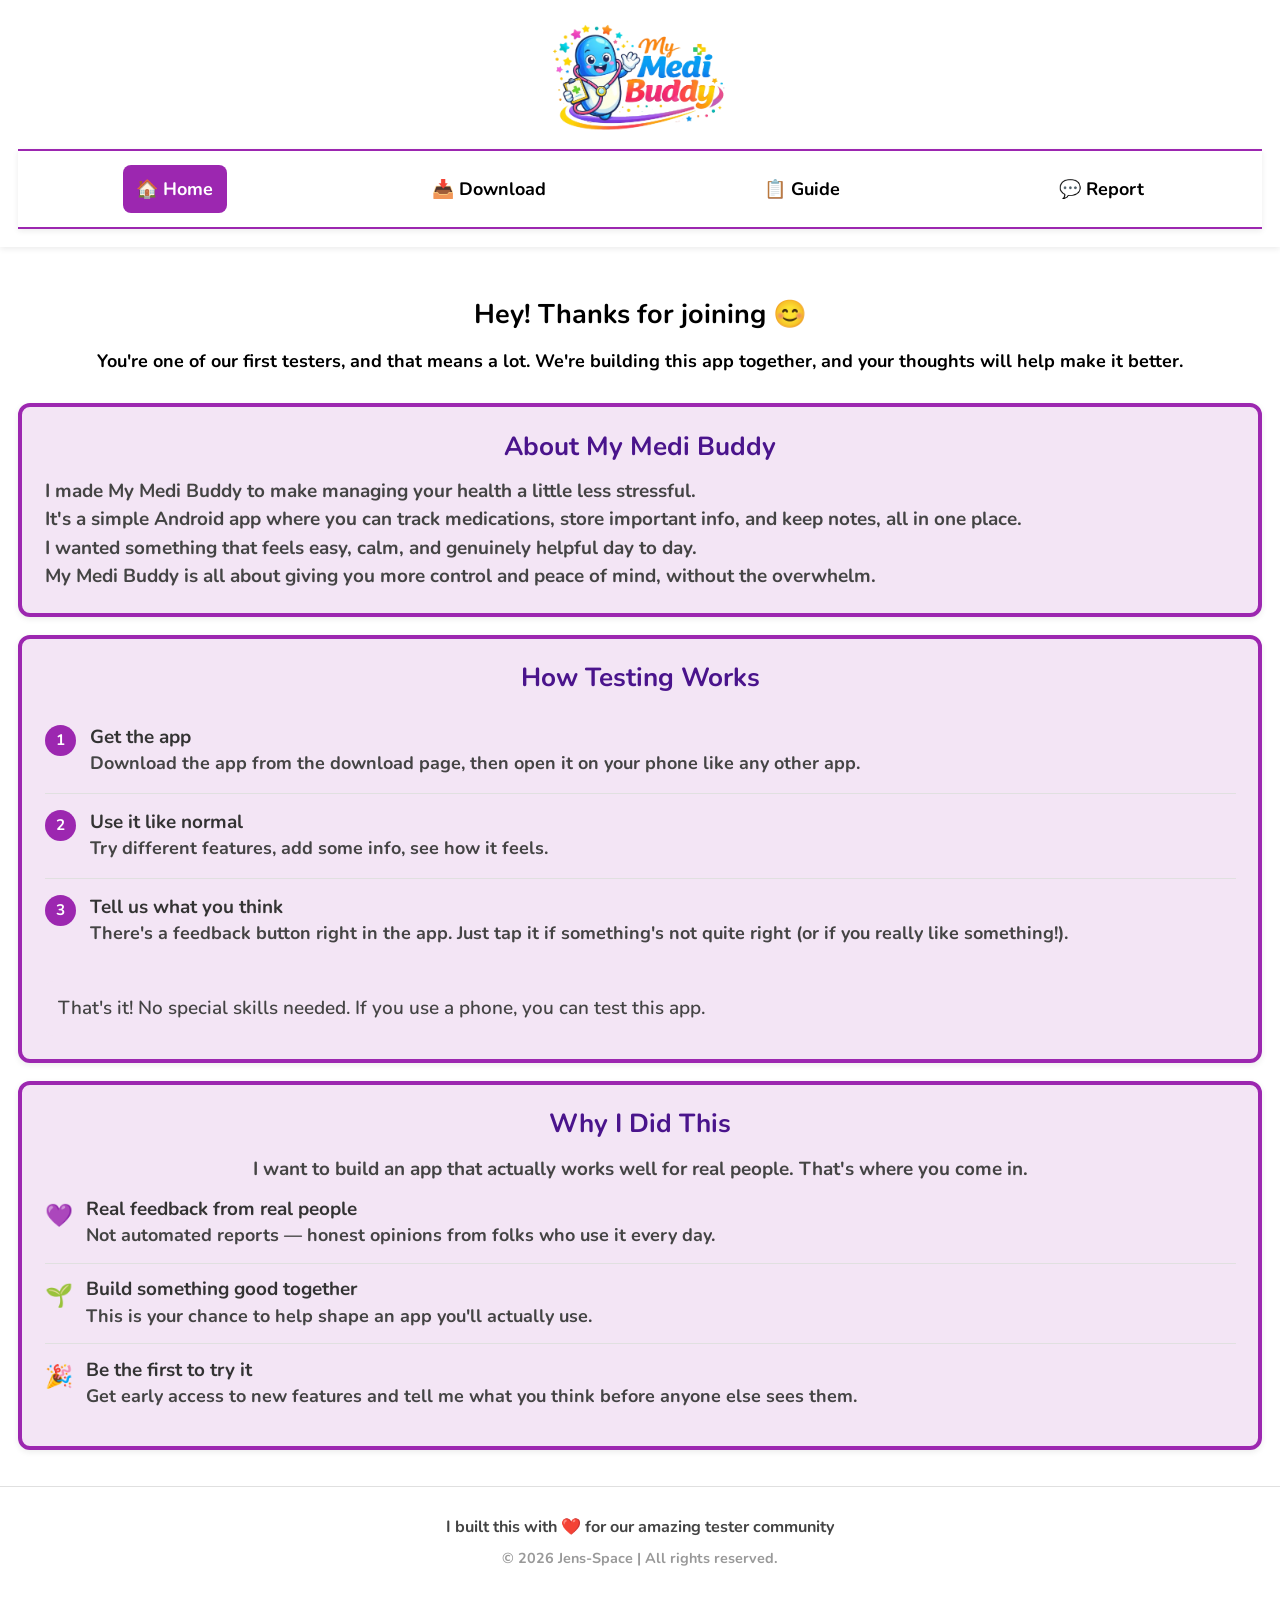
<file: index.html>
<!doctype html>
<html lang="en">
  <head>
    <meta charset="utf-8" />
    <meta name="viewport" content="width=device-width,initial-scale=1" />
    <meta http-equiv="X-UA-Compatible" content="IE=edge" />
    <meta name="robots" content="noindex, nofollow" />
    <meta http-equiv="Cache-Control" content="no-cache, no-store, must-revalidate" />
    <meta http-equiv="Pragma" content="no-cache" />
    <meta http-equiv="Expires" content="0" />
    <title>My Medi Buddy — Tester Portal</title>
    <meta name="description" content="Tester portal for the My Medi Buddy Android beta." />
    <meta name="theme-color" content="#3D9A8B" />
    <link rel="preconnect" href="https://fonts.googleapis.com">
    <link rel="preconnect" href="https://fonts.gstatic.com" crossorigin>
    <link href="https://fonts.googleapis.com/css2?family=Nunito:wght@400;600;700;800&display=swap" rel="stylesheet">
    <link rel="stylesheet" href="./docs/styles.css?v=1776699647" />
    <link rel="icon" type="image/png" href="./docs/icon/mmb-icon.png" sizes="1024x1024" />
    <link rel="apple-touch-icon" href="./docs/icon/mmb-icon.png" />
    <link rel="manifest" href="./docs/manifest.json" />
    <meta name="apple-mobile-web-app-capable" content="yes">
    <meta name="apple-mobile-web-app-status-bar-style" content="default">
    <meta name="apple-mobile-web-app-title" content="MyMediBuddy">
  </head>

  <body>
    <header>
      <div class="header-inner">
        <div class="brand">
          <img src="./docs/logo.png" alt="My Medi Buddy" class="logo" />
        </div>

        <nav class="nav">
          <a href="./index.html" aria-current="page">🏠 Home</a>
          <a href="./docs/download.html">📥 Download</a>
          <a href="./docs/testing-guide.html">📋 Guide</a>
          <a href="./docs/report-a-bug.html">💬 Report</a>
        </nav>
      </div>
    </header>

    <main>
      <div class="hero">
        <h2 class="home-hero-title">Hey! Thanks for joining&nbsp;😊</h2>
        <p>You're one of our first testers, and that means a lot. We're building this app together, and your thoughts will help make it better.</p>
      </div>

      <section class="card friendly-card">
        <h2>About My Medi Buddy</h2>
        <p>I made My Medi Buddy to make managing your health a little less stressful.</p>
        <p>It's a simple Android app where you can track medications, store important info, and keep notes, all in one place.</p>
        <p>I wanted something that feels easy, calm, and genuinely helpful day to day.</p>
        <p>My Medi Buddy is all about giving you more control and peace of mind, without the overwhelm.</p>
      </section>

      <section class="card friendly-card">
        <h2>How Testing Works</h2>
        
        <div class="friendly-steps">
          <div class="friendly-step">
            <span class="friendly-num">1</span>
            <div class="friendly-content">
              <strong>Get the app</strong>
               <p>Download the app from the download page, then open it on your phone like any other app.</p>
            </div>
          </div>
          
          <div class="friendly-step">
            <span class="friendly-num">2</span>
            <div class="friendly-content">
              <strong>Use it like normal</strong>
              <p>Try different features, add some info, see how it feels.</p>
            </div>
          </div>
          
          <div class="friendly-step">
            <span class="friendly-num">3</span>
            <div class="friendly-content">
              <strong>Tell us what you think</strong>
              <p>There's a feedback button right in the app. Just tap it if something's not quite right (or if you really like something!).</p>
            </div>
          </div>
        </div>
        
        <p class="friendly-note">That's it! No special skills needed. If you use a phone, you can test this app.</p>
      </section>

      <section class="card warm-card">
        <h2>Why I Did This</h2>
        <p>I want to build an app that actually works well for real people. That's where you come in.</p>
        
        <div class="warm-points">
          <div class="warm-point">
            <span class="warm-emoji">💜</span>
            <div>
              <strong>Real feedback from real people</strong>
              <p>Not automated reports — honest opinions from folks who use it every day.</p>
            </div>
          </div>
          
          <div class="warm-point">
            <span class="warm-emoji">🌱</span>
            <div>
              <strong>Build something good together</strong>
              <p>This is your chance to help shape an app you'll actually use.</p>
            </div>
          </div>
          
          <div class="warm-point">
            <span class="warm-emoji">🎉</span>
            <div>
              <strong>Be the first to try it</strong>
              <p>Get early access to new features and tell me what you think before anyone else sees them.</p>
            </div>
          </div>
        </div>
      </section>
    </main>

    <footer>
      <p>I built this with ❤️ for our amazing tester community</p>
      <p class="muted">© 2026 Jens-Space | All rights reserved.</p>
    </footer>

     <button id="back-to-top" aria-label="Back to top"><svg xmlns="http://www.w3.org/2000/svg" width="26" height="26" viewBox="0 0 24 24" fill="none" stroke="white" stroke-width="3" stroke-linecap="round" stroke-linejoin="round"><polyline points="18 15 12 9 6 15"></polyline></svg></button>
    <script>
      const btn = document.getElementById('back-to-top');
      window.addEventListener('scroll', () => {
        btn.classList.toggle('visible', window.scrollY > 200);
      });
      btn.addEventListener('click', () => window.scrollTo({ top: 0, behavior: 'smooth' }));

      if ('serviceWorker' in navigator) {
        navigator.serviceWorker.register('/docs/sw.js', { scope: '/' })
          .then((reg) => console.log('Service Worker registered:', reg))
          .catch((err) => console.error('Service Worker registration failed:', err));
      }
    </script>
  </body>
</html>
</file>
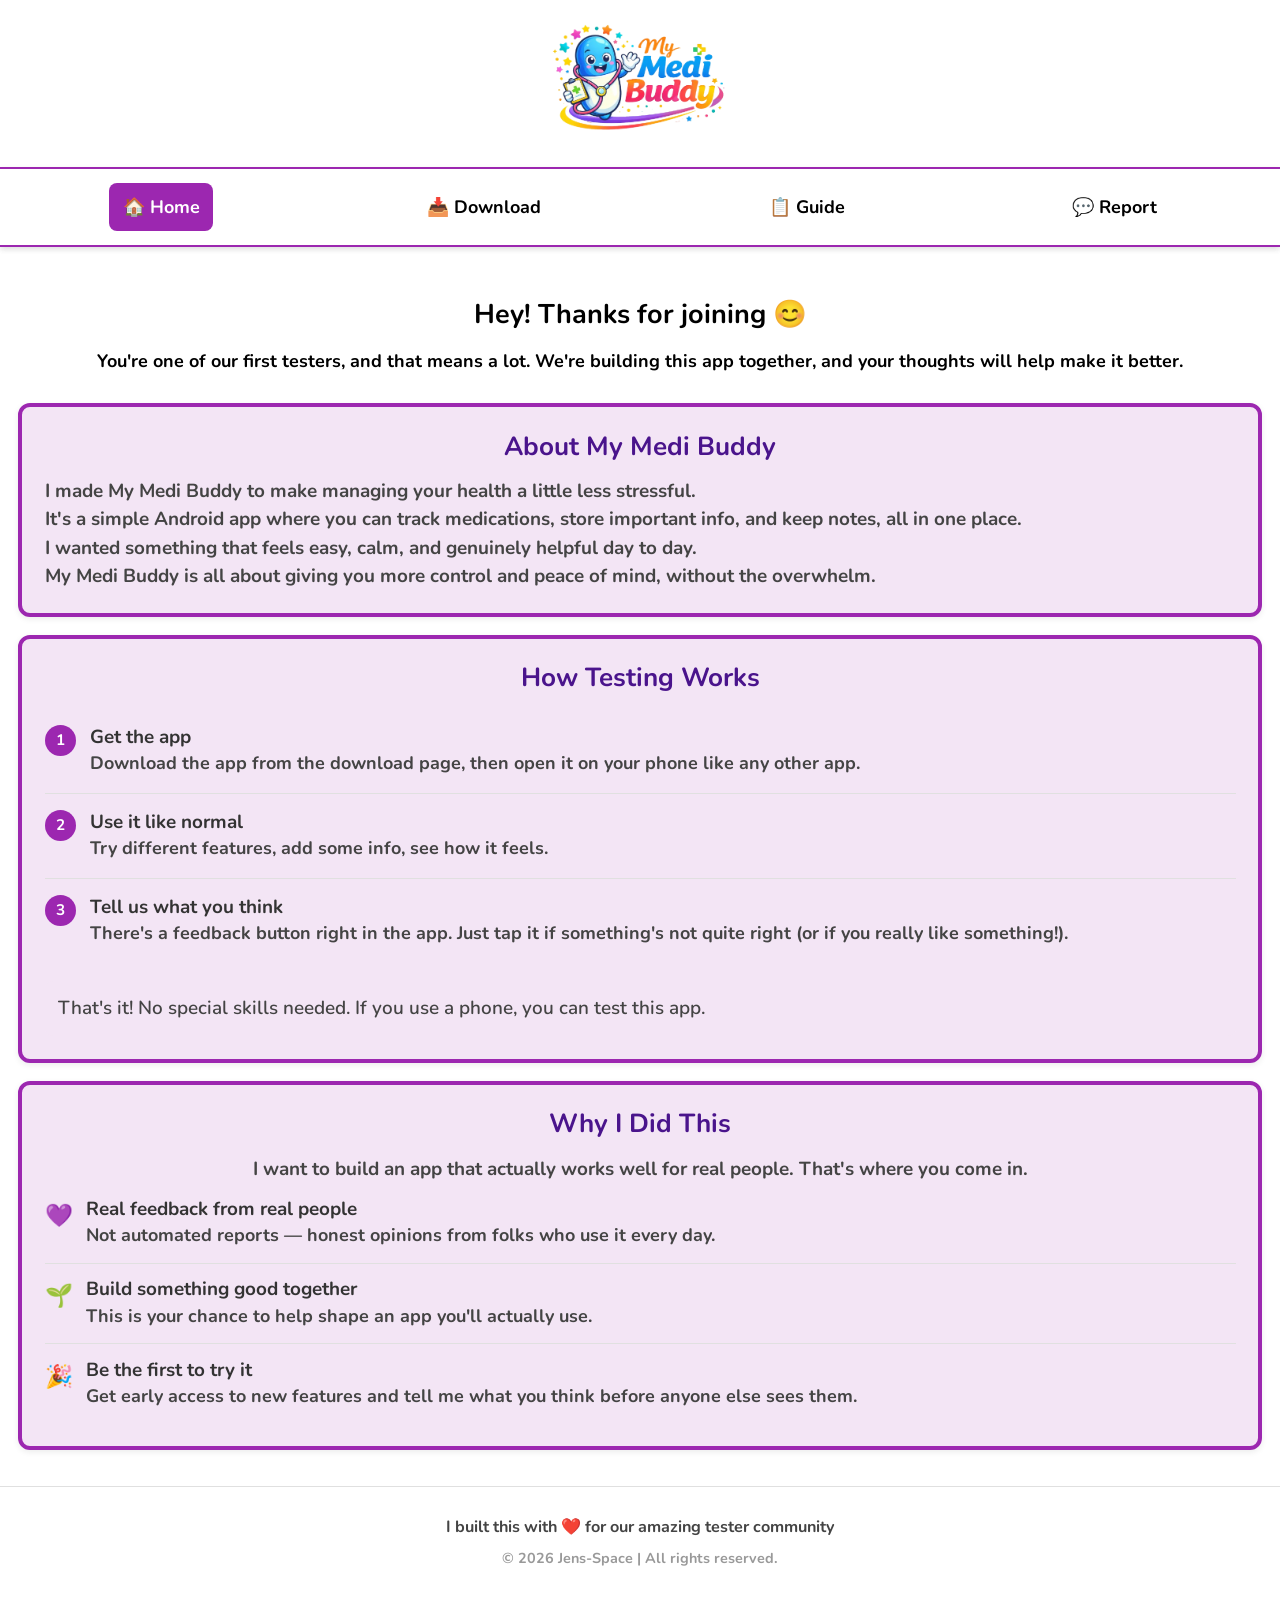
<file: docs/index.html>
<!doctype html>
<html lang="en">
  <head>
    <meta charset="utf-8" />
    <meta name="viewport" content="width=device-width,initial-scale=1" />
    <title>My Medi Buddy — Tester Portal</title>
    <meta name="description" content="Tester portal for the My Medi Buddy Android beta." />
    <meta http-equiv="Cache-Control" content="no-cache, no-store, must-revalidate" />
    <meta http-equiv="Pragma" content="no-cache" />
    <meta http-equiv="Expires" content="0" />
    <link rel="preconnect" href="https://fonts.googleapis.com">
    <link rel="preconnect" href="https://fonts.gstatic.com" crossorigin>
    <link href="https://fonts.googleapis.com/css2?family=Nunito:wght@400;600;700;800&display=swap" rel="stylesheet">
    <link rel="stylesheet" href="./styles.css?v=1776699647" />
    <link rel="icon" type="image/png" href="./icon/mmb-icon.png" sizes="1024x1024" />
    <link rel="apple-touch-icon" href="./icon/mmb-icon.png" />
    <link rel="manifest" href="./manifest.json" />
    <meta name="apple-mobile-web-app-capable" content="yes">
    <meta name="apple-mobile-web-app-status-bar-style" content="default">
    <meta name="apple-mobile-web-app-title" content="MyMediBuddy">
  </head>

  <body>
    <header>
      <div class="header-inner">
        <div class="brand">
          <img src="./logo.png" alt="My Medi Buddy" class="logo" />
        </div>
      </div>
      <nav class="nav">
        <a href="./index.html" aria-current="page">🏠 Home</a>
        <a href="./download.html">📥 Download</a>
        <a href="./testing-guide.html">📋 Guide</a>
        <a href="./report-a-bug.html">💬 Report</a>
      </nav>
    </header>

    <main>
      <div class="hero">
        <h2 class="home-hero-title">Hey! Thanks for joining&nbsp;😊</h2>
        <p>You're one of our first testers, and that means a lot. We're building this app together, and your thoughts will help make it better.</p>
      </div>

      <section class="card friendly-card">
        <h2>About My Medi Buddy</h2>
        <p>I made My Medi Buddy to make managing your health a little less stressful.</p>
        <p>It's a simple Android app where you can track medications, store important info, and keep notes, all in one place.</p>
        <p>I wanted something that feels easy, calm, and genuinely helpful day to day.</p>
        <p>My Medi Buddy is all about giving you more control and peace of mind, without the overwhelm.</p>
      </section>

      <section class="card friendly-card">
        <h2>How Testing Works</h2>
        
        <div class="friendly-steps">
          <div class="friendly-step">
            <span class="friendly-num">1</span>
            <div class="friendly-content">
              <strong>Get the app</strong>
              <p>Download the app from the download page, then open it on your phone like any other app.</p>
            </div>
          </div>
          
          <div class="friendly-step">
            <span class="friendly-num">2</span>
            <div class="friendly-content">
              <strong>Use it like normal</strong>
              <p>Try different features, add some info, see how it feels.</p>
            </div>
          </div>
          
          <div class="friendly-step">
            <span class="friendly-num">3</span>
            <div class="friendly-content">
              <strong>Tell us what you think</strong>
              <p>There's a feedback button right in the app. Just tap it if something's not quite right (or if you really like something!).</p>
            </div>
          </div>
        </div>
        
        <p class="friendly-note">That's it! No special skills needed. If you use a phone, you can test this app.</p>
      </section>

      <section class="card warm-card">
        <h2>Why I Did This</h2>
        <p>I want to build an app that actually works well for real people. That's where you come in.</p>
        
        <div class="warm-points">
          <div class="warm-point">
            <span class="warm-emoji">💜</span>
            <div>
              <strong>Real feedback from real people</strong>
              <p>Not automated reports — honest opinions from folks who use it every day.</p>
            </div>
          </div>
          
          <div class="warm-point">
            <span class="warm-emoji">🌱</span>
            <div>
              <strong>Build something good together</strong>
              <p>This is your chance to help shape an app you'll actually use.</p>
            </div>
          </div>
          
          <div class="warm-point">
            <span class="warm-emoji">🎉</span>
            <div>
              <strong>Be the first to try it</strong>
              <p>Get early access to new features and tell me what you think before anyone else sees them.</p>
            </div>
          </div>
        </div>
      </section>
    </main>

    <footer>
      <p>I built this with ❤️ for our amazing tester community</p>
      <p class="muted">© 2026 Jens-Space | All rights reserved.</p>
      <p id="debug-build" class="debug-build" hidden></p>
    </footer>

    <script>
      (function () {
        const params = new URLSearchParams(window.location.search);
        const isDebug = params.get('debug') === '1';
        if (!isDebug) return;

        const el = document.getElementById('debug-build');
        if (!el) return;

        fetch('https://api.github.com/repos/Jens-Space/mymedibuddy-testers/commits/main', { cache: 'no-store' })
          .then((res) => res.json())
          .then((data) => {
            const sha = (data.sha || '').slice(0, 7);
            const date = new Date(data.commit.author.date).toLocaleString('en-GB', {
              day: '2-digit',
              month: '2-digit',
              year: 'numeric',
              hour: '2-digit',
              minute: '2-digit'
            });
            el.textContent = 'Debug build: ' + sha + ' • ' + date;
            el.hidden = false;
          })
          .catch(() => {
            el.textContent = 'Debug build: unavailable';
            el.hidden = false;
          });
      })();
    </script>

     <button id="back-to-top" aria-label="Back to top"><svg xmlns="http://www.w3.org/2000/svg" width="26" height="26" viewBox="0 0 24 24" fill="none" stroke="white" stroke-width="3" stroke-linecap="round" stroke-linejoin="round"><polyline points="18 15 12 9 6 15"></polyline></svg></button>
    <script>
      const btn = document.getElementById('back-to-top');
      window.addEventListener('scroll', () => {
        btn.classList.toggle('visible', window.scrollY > 200);
      });
      btn.addEventListener('click', () => window.scrollTo({ top: 0, behavior: 'smooth' }));

      if ('serviceWorker' in navigator) {
        navigator.serviceWorker.register('/docs/sw.js', { scope: '/' })
          .then((reg) => console.log('Service Worker registered:', reg))
          .catch((err) => console.error('Service Worker registration failed:', err));
      }
    </script>

  </body>
</html>
</file>
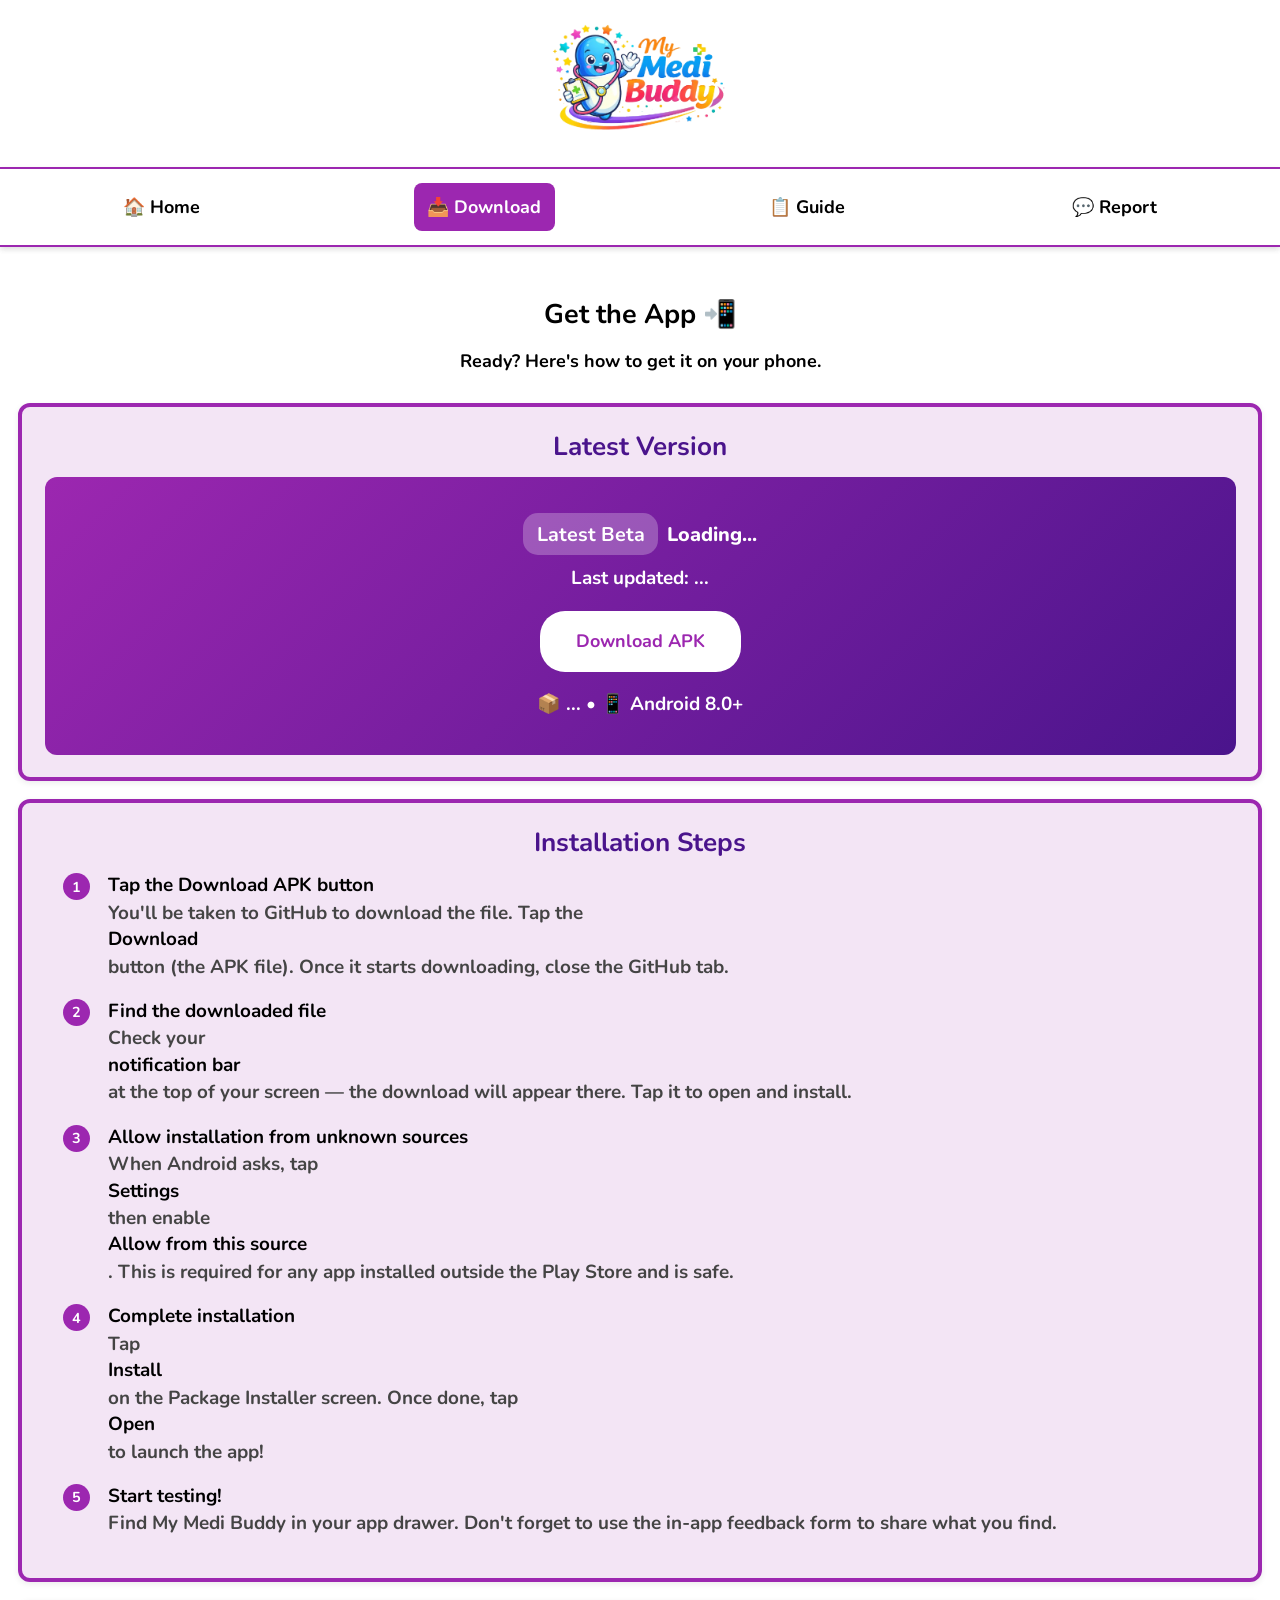
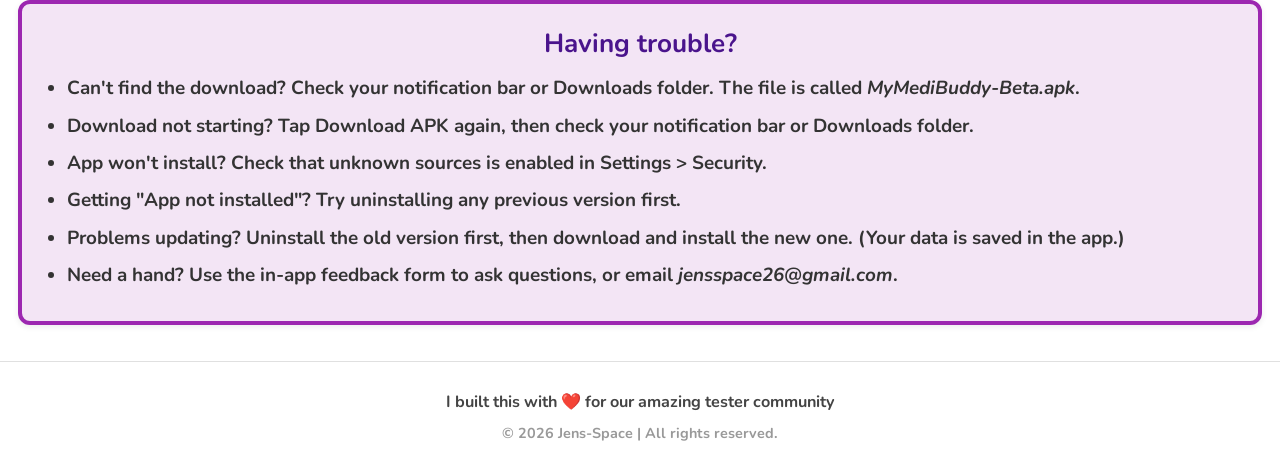
<file: docs/download.html>
<!doctype html>
<html lang="en">
  <head>
    <meta charset="utf-8" />
    <meta name="viewport" content="width=device-width,initial-scale=1" />
    <title>Download - My Medi Buddy</title>
    <meta name="description" content="Download the My Medi Buddy Android APK." />
    <meta http-equiv="Cache-Control" content="no-cache, no-store, must-revalidate" />
    <meta http-equiv="Pragma" content="no-cache" />
    <meta http-equiv="Expires" content="0" />
    <link rel="preconnect" href="https://fonts.googleapis.com">
    <link rel="preconnect" href="https://fonts.gstatic.com" crossorigin>
    <link href="https://fonts.googleapis.com/css2?family=Nunito:wght@400;600;700;800&display=swap" rel="stylesheet">
    <link rel="stylesheet" href="./styles.css?v=1776699647" />
    <link rel="icon" type="image/png" href="./icon/mmb-icon.png" sizes="1024x1024" />
    <link rel="apple-touch-icon" href="./icon/mmb-icon.png" />
    <link rel="manifest" href="./manifest.json" />
    <meta name="apple-mobile-web-app-capable" content="yes">
    <meta name="apple-mobile-web-app-status-bar-style" content="default">
    <meta name="apple-mobile-web-app-title" content="MyMediBuddy">
  </head>

  <body>
    <header>
      <div class="header-inner">
        <div class="brand">
          <img src="./logo.png" alt="My Medi Buddy" class="logo" />
        </div>
      </div>
      <nav class="nav">
        <a href="./index.html">🏠 Home</a>
        <a href="./download.html" aria-current="page">📥 Download</a>
        <a href="./testing-guide.html">📋 Guide</a>
        <a href="./report-a-bug.html">💬 Report</a>
      </nav>
    </header>

    <main>
      <div class="hero">
        <h2>Get the App&nbsp;📲</h2>
        <p>Ready? Here's how to get it on your phone.</p>
      </div>

      <section class="card">
        <h2>Latest Version</h2>
        
        <div class="download-box">
          <div class="version-info">
            <span class="version-badge">Latest Beta</span>
            <span class="version-number" id="version">Loading...</span>
          </div>
          <p class="updated-date">Last updated: <span id="date">...</span></p>
          
          <a id="download-link" href="./MyMediBuddy-Beta.apk" class="download-btn" download>
            <span>Check for Update...</span>
          </a>
          <p id="download-feedback" class="download-feedback" style="display:none;color:#ffffff">✅ Download started — check your notifications bar!</p>
          
          <p class="file-info">📦 <span id="size">...</span> • 📱 Android 8.0+</p>
        </div>
      </section>

      <section class="card">
        <h2>Installation Steps</h2>
        <ol class="steps">
          <li>
            <strong>Tap the Download APK button</strong>
            <p>You'll be taken to GitHub to download the file. Tap the <strong>Download</strong> button (the APK file). Once it starts downloading, close the GitHub tab.</p>
          </li>
          <li>
            <strong>Find the downloaded file</strong>
            <p>Check your <strong>notification bar</strong> at the top of your screen — the download will appear there. Tap it to open and install.</p>
          </li>
          <li>
            <strong>Allow installation from unknown sources</strong>
            <p>When Android asks, tap <strong>Settings</strong> then enable <strong>Allow from this source</strong>. This is required for any app installed outside the Play Store and is safe.</p>
          </li>
          <li>
            <strong>Complete installation</strong>
            <p>Tap <strong>Install</strong> on the Package Installer screen. Once done, tap <strong>Open</strong> to launch the app!</p>
          </li>
          <li>
            <strong>Start testing!</strong>
            <p>Find My Medi Buddy in your app drawer. Don't forget to use the in-app feedback form to share what you find.</p>
          </li>
        </ol>
      </section>

      <section class="card">
        <h2>Having trouble?</h2>
        <ul>
          <li><strong>Can't find the download?</strong> Check your notification bar or Downloads folder. The file is called <em>MyMediBuddy-Beta.apk</em>.</li>
          <li><strong>Download not starting?</strong> Tap Download APK again, then check your notification bar or Downloads folder.</li>
          <li><strong>App won't install?</strong> Check that unknown sources is enabled in Settings > Security.</li>
          <li><strong>Getting "App not installed"?</strong> Try uninstalling any previous version first.</li>
          <li><strong>Problems updating?</strong> Uninstall the old version first, then download and install the new one. (Your data is saved in the app.)</li>
          <li><strong>Need a hand?</strong> Use the in-app feedback form to ask questions, or email <em>jensspace26@gmail.com</em>.</li>
        </ul>
      </section>
    </main>

    <footer>
      <p>I built this with ❤️ for our amazing tester community</p>
      <p class="muted">© 2026 Jens-Space | All rights reserved.</p>
      <p id="debug-build" class="debug-build" hidden></p>
    </footer>

    <script>
      const link = document.getElementById('download-link');
      const feedback = document.getElementById('download-feedback');
      const btnText = link.querySelector('span');
      const appPackage = 'com.example.my_medi_buddy';

      // Try to open existing app - if installed, shows "Open with" dialog; if not, iframe fails to load
      const tryOpenApp = () => {
        const iframe = document.createElement('iframe');
        iframe.style.display = 'none';
        iframe.onerror = () => {
          // App not installed - show download button
          btnText.textContent = 'Download APK';
          link.setAttribute('download', 'MyMediBuddy-Beta.apk');
          link.onclick = () => {
            feedback.style.display = 'block';
            setTimeout(() => { feedback.style.display = 'none'; }, 6000);
          };
        };
        iframe.src = 'intent://' + appPackage + '#Intent;package=' + appPackage + ';end';
        document.body.appendChild(iframe);

        // If iframe loads successfully (app installed), show Update button
        iframe.onload = () => {
          btnText.textContent = 'Update App';
          link.removeAttribute('download');
        };

        // Fallback timeout - assume installed if we can't tell
        setTimeout(() => {
          if (btnText.textContent === 'Check for Update...') {
            btnText.textContent = 'Update App';
            link.removeAttribute('download');
          }
          if (document.body.contains(iframe)) document.body.removeChild(iframe);
        }, 2000);
      };

      // Only try on Android
      if (/android/i.test(navigator.userAgent)) {
        tryOpenApp();
      } else {
        btnText.textContent = 'Download APK';
        link.setAttribute('download', 'MyMediBuddy-Beta.apk');
      }

      // GitHub API for version number, date, size, and a cache-busting APK URL
      const releaseUrl = 'https://api.github.com/repos/Jens-Space/mymedibuddy-testers/releases/latest?t=' + Date.now();
      fetch(releaseUrl, { cache: 'no-store' })
        .then(res => res.json())
        .then(data => {
          const tagName = data.tag_name || 'latest';
          document.getElementById('version').textContent = tagName.replace(/-beta$/i, '');
          const asset = (data.assets || [])[0];
          const apkDate = asset ? asset.created_at : data.published_at;
          document.getElementById('date').textContent = new Date(apkDate).toLocaleDateString('en-GB', { day: 'numeric', month: 'long', year: 'numeric' });
          if (asset) document.getElementById('size').textContent = (asset.size / 1000 / 1000).toFixed(1) + ' MB';
          document.getElementById('download-link').href = asset ? asset.browser_download_url : './MyMediBuddy-Beta.apk';
        })
        .catch(() => {
          fetch('https://api.github.com/repos/Jens-Space/mymedibuddy-testers/releases/latest', { cache: 'no-store' })
            .then(res => res.json())
            .then(data => {
              const asset = (data.assets || [])[0];
              if (asset) document.getElementById('download-link').href = asset.browser_download_url;
            })
            .catch(() => {});
        });
    </script>

    <script>
      (function () {
        const params = new URLSearchParams(window.location.search);
        const isDebug = params.get('debug') === '1';
        if (!isDebug) return;

        const el = document.getElementById('debug-build');
        if (!el) return;

        fetch('https://api.github.com/repos/Jens-Space/mymedibuddy-testers/commits/main', { cache: 'no-store' })
          .then((res) => res.json())
          .then((data) => {
            const sha = (data.sha || '').slice(0, 7);
            const date = new Date(data.commit.author.date).toLocaleString('en-GB', {
              day: '2-digit',
              month: '2-digit',
              year: 'numeric',
              hour: '2-digit',
              minute: '2-digit'
            });
            el.textContent = 'Debug build: ' + sha + ' • ' + date;
            el.hidden = false;
          })
          .catch(() => {
            el.textContent = 'Debug build: unavailable';
            el.hidden = false;
          });
      })();
    </script>

      <button id="back-to-top" aria-label="Back to top"><svg xmlns="http://www.w3.org/2000/svg" width="26" height="26" viewBox="0 0 24 24" fill="none" stroke="white" stroke-width="3" stroke-linecap="round" stroke-linejoin="round"><polyline points="18 15 12 9 6 15"></polyline></svg></button>
    <script>
      const btn = document.getElementById('back-to-top');
      window.addEventListener('scroll', () => {
        btn.classList.toggle('visible', window.scrollY > 200);
      });
      btn.addEventListener('click', () => window.scrollTo({ top: 0, behavior: 'smooth' }));

      if ('serviceWorker' in navigator) {
        navigator.serviceWorker.register('/docs/sw.js', { scope: '/' })
          .then((reg) => console.log('Service Worker registered:', reg))
          .catch((err) => console.error('Service Worker registration failed:', err));
      }
    </script>

  </body>
</html>
</file>
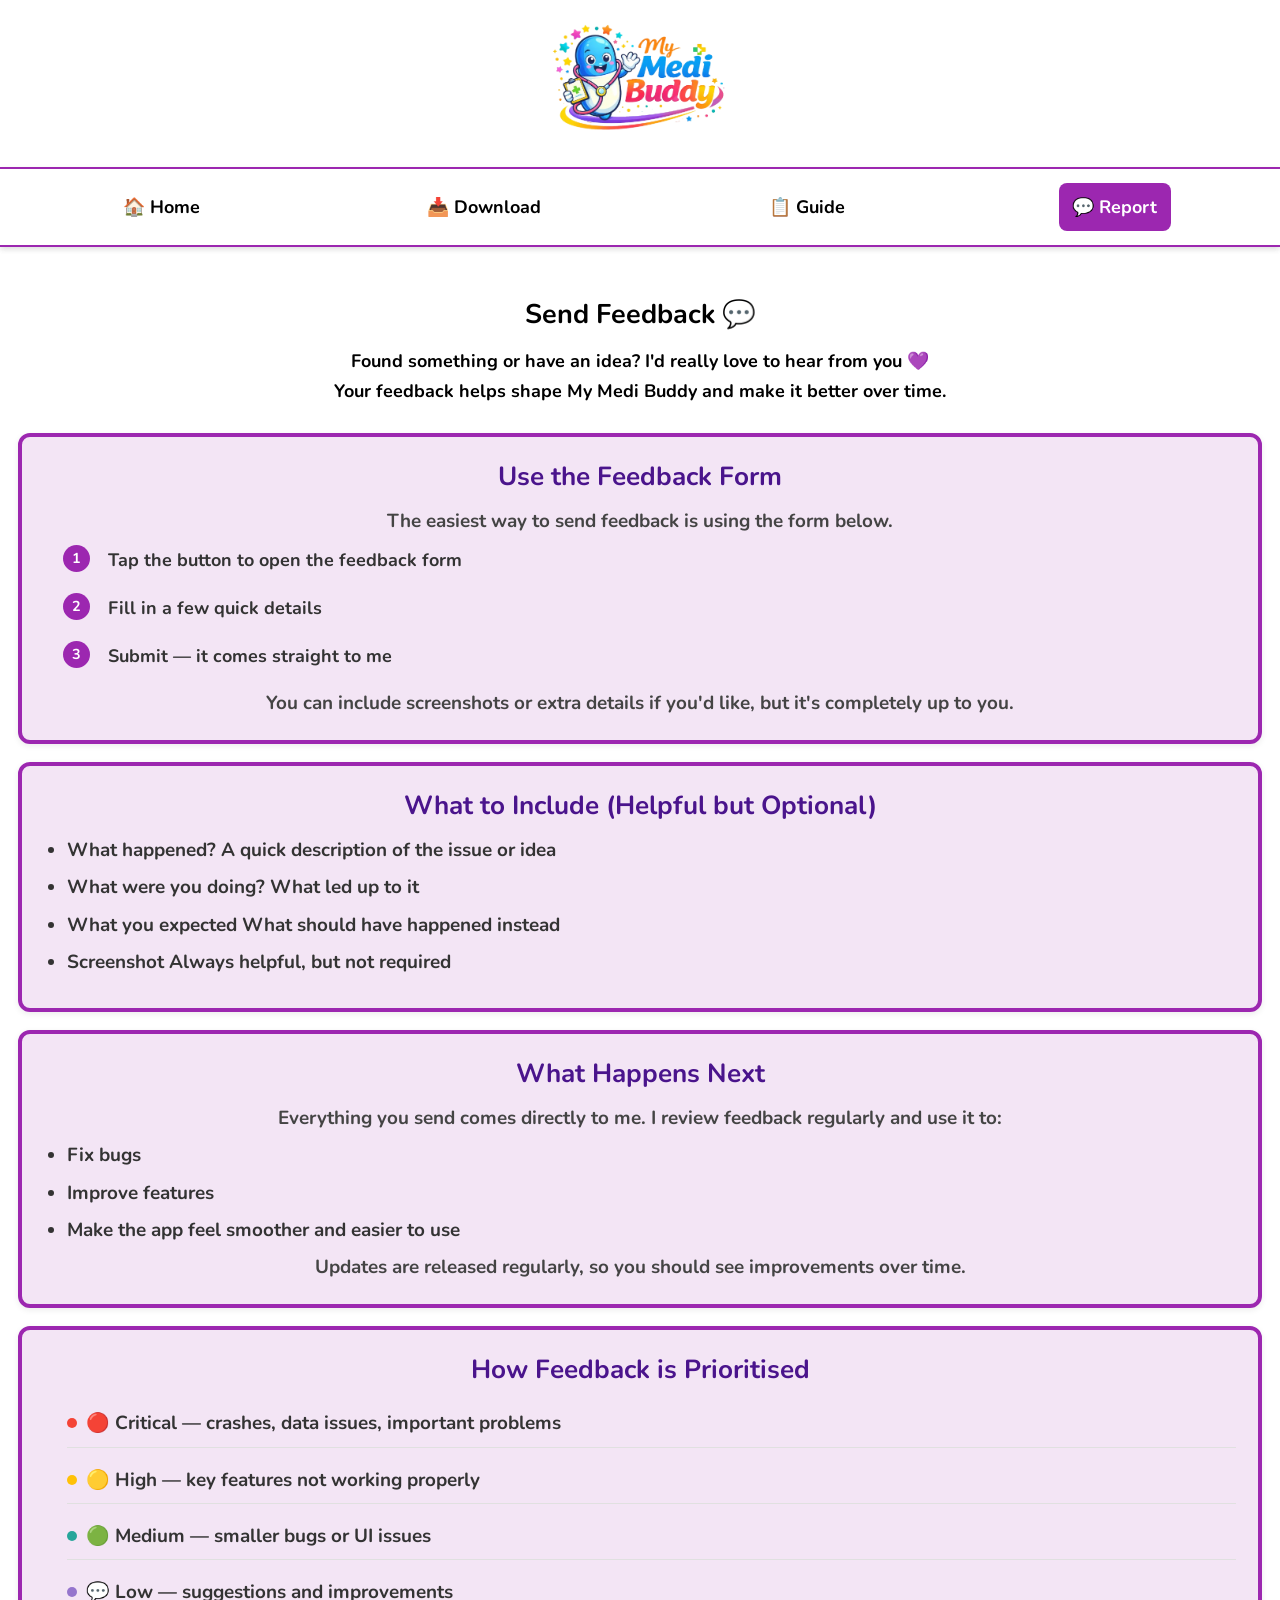
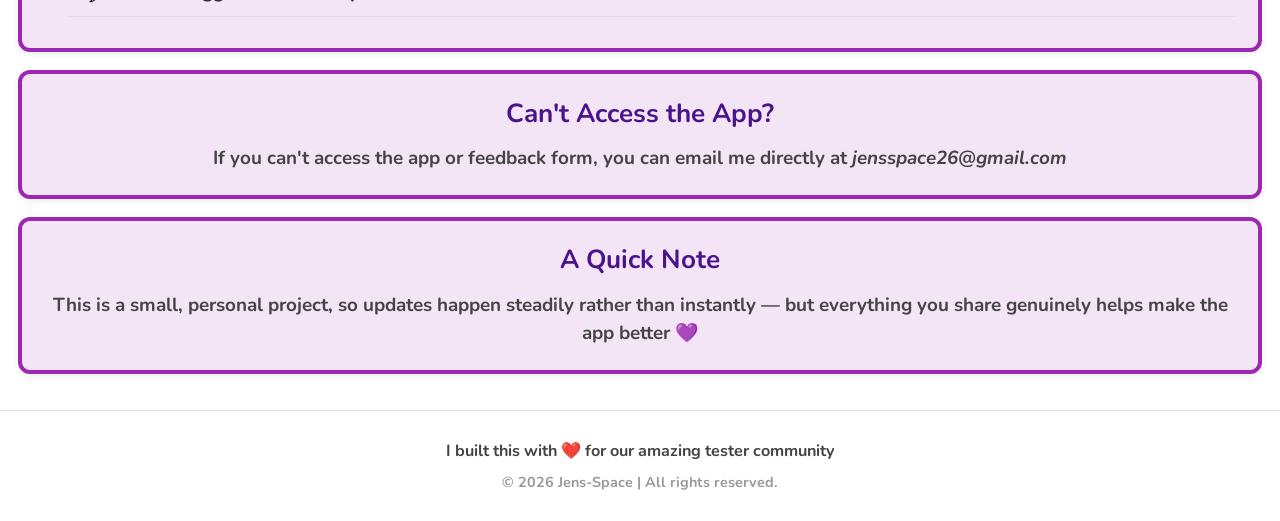
<file: docs/report-a-bug.html>
<!doctype html>
<html lang="en">
  <head>
    <meta charset="utf-8" />
    <meta name="viewport" content="width=device-width,initial-scale=1" />
    <title>Report a Bug - My Medi Buddy</title>
    <meta name="description" content="How to report bugs for My Medi Buddy app." />
    <meta http-equiv="Cache-Control" content="no-cache, no-store, must-revalidate" />
    <meta http-equiv="Pragma" content="no-cache" />
    <meta http-equiv="Expires" content="0" />
    <link rel="preconnect" href="https://fonts.googleapis.com">
    <link rel="preconnect" href="https://fonts.gstatic.com" crossorigin>
    <link href="https://fonts.googleapis.com/css2?family=Nunito:wght@400;600;700;800&display=swap" rel="stylesheet">
    <link rel="stylesheet" href="./styles.css?v=1776699647" />
    <link rel="icon" type="image/png" href="./icon/mmb-icon.png" sizes="1024x1024" />
    <link rel="apple-touch-icon" href="./icon/mmb-icon.png" />
    <link rel="manifest" href="./manifest.json" />
    <meta name="apple-mobile-web-app-capable" content="yes">
    <meta name="apple-mobile-web-app-status-bar-style" content="default">
    <meta name="apple-mobile-web-app-title" content="MyMediBuddy">
  </head>

  <body>
    <header>
      <div class="header-inner">
        <div class="brand">
          <img src="./logo.png" alt="My Medi Buddy" class="logo" />
        </div>
      </div>
      <nav class="nav">
        <a href="./index.html">🏠 Home</a>
        <a href="./download.html">📥 Download</a>
        <a href="./testing-guide.html">📋 Guide</a>
        <a href="./report-a-bug.html" aria-current="page">💬 Report</a>
      </nav>
    </header>

    <main>
      <div class="hero">
        <h2>Send Feedback&nbsp;💬</h2>
        <p>Found something or have an idea? I'd really love to hear from you 💜</p>
        <p class="muted">Your feedback helps shape My Medi Buddy and make it better over time.</p>
      </div>

      <section class="card">
        <h2>Use the Feedback Form</h2>
        <p>The easiest way to send feedback is using the form below.</p>
        <ol class="steps">
          <li>Tap the button to open the feedback form</li>
          <li>Fill in a few quick details</li>
          <li>Submit — it comes straight to me</li>
        </ol>
        <p>You can include screenshots or extra details if you'd like, but it's completely up to you.</p>
      </section>

      <section class="card">
        <h2>What to Include (Helpful but Optional)</h2>
        <ul>
          <li><strong>What happened?</strong> A quick description of the issue or idea</li>
          <li><strong>What were you doing?</strong> What led up to it</li>
          <li><strong>What you expected</strong> What should have happened instead</li>
          <li><strong>Screenshot</strong> Always helpful, but not required</li>
        </ul>
      </section>

      <section class="card">
        <h2>What Happens Next</h2>
        <p>Everything you send comes directly to me. I review feedback regularly and use it to:</p>
        <ul>
          <li>Fix bugs</li>
          <li>Improve features</li>
          <li>Make the app feel smoother and easier to use</li>
        </ul>
        <p>Updates are released regularly, so you should see improvements over time.</p>
      </section>

      <section class="card">
        <h2>How Feedback is Prioritised</h2>
        <ul class="priority-list">
          <li><span class="priority-dot critical"></span><div><strong>🔴 Critical</strong> — crashes, data issues, important problems</div></li>
          <li><span class="priority-dot high"></span><div><strong>🟡 High</strong> — key features not working properly</div></li>
          <li><span class="priority-dot medium"></span><div><strong>🟢 Medium</strong> — smaller bugs or UI issues</div></li>
          <li><span class="priority-dot low"></span><div><strong>💬 Low</strong> — suggestions and improvements</div></li>
        </ul>
      </section>

      <section class="card">
        <h2>Can't Access the App?</h2>
        <p>If you can't access the app or feedback form, you can email me directly at <em>jensspace26@gmail.com</em></p>
      </section>

      <section class="card">
        <h2>A Quick Note</h2>
        <p>This is a small, personal project, so updates happen steadily rather than instantly — but everything you share genuinely helps make the app better 💜</p>
      </section>
    </main>

    <footer>
      <p>I built this with ❤️ for our amazing tester community</p>
      <p class="muted">© 2026 Jens-Space | All rights reserved.</p>
      <p id="debug-build" class="debug-build" hidden></p>
    </footer>

    <script>
      (function () {
        const params = new URLSearchParams(window.location.search);
        const isDebug = params.get('debug') === '1';
        if (!isDebug) return;

        const el = document.getElementById('debug-build');
        if (!el) return;

        fetch('https://api.github.com/repos/Jens-Space/mymedibuddy-testers/commits/main', { cache: 'no-store' })
          .then((res) => res.json())
          .then((data) => {
            const sha = (data.sha || '').slice(0, 7);
            const date = new Date(data.commit.author.date).toLocaleString('en-GB', {
              day: '2-digit',
              month: '2-digit',
              year: 'numeric',
              hour: '2-digit',
              minute: '2-digit'
            });
            el.textContent = 'Debug build: ' + sha + ' • ' + date;
            el.hidden = false;
          })
          .catch(() => {
            el.textContent = 'Debug build: unavailable';
            el.hidden = false;
          });
      })();
    </script>

      <button id="back-to-top" aria-label="Back to top"><svg xmlns="http://www.w3.org/2000/svg" width="26" height="26" viewBox="0 0 24 24" fill="none" stroke="white" stroke-width="3" stroke-linecap="round" stroke-linejoin="round"><polyline points="18 15 12 9 6 15"></polyline></svg></button>
    <script>
      const btn = document.getElementById('back-to-top');
      window.addEventListener('scroll', () => {
        btn.classList.toggle('visible', window.scrollY > 200);
      });
      btn.addEventListener('click', () => window.scrollTo({ top: 0, behavior: 'smooth' }));

      if ('serviceWorker' in navigator) {
        navigator.serviceWorker.register('/docs/sw.js', { scope: '/' })
          .then((reg) => console.log('Service Worker registered:', reg))
          .catch((err) => console.error('Service Worker registration failed:', err));
      }
    </script>

  </body>
</html>
</file>
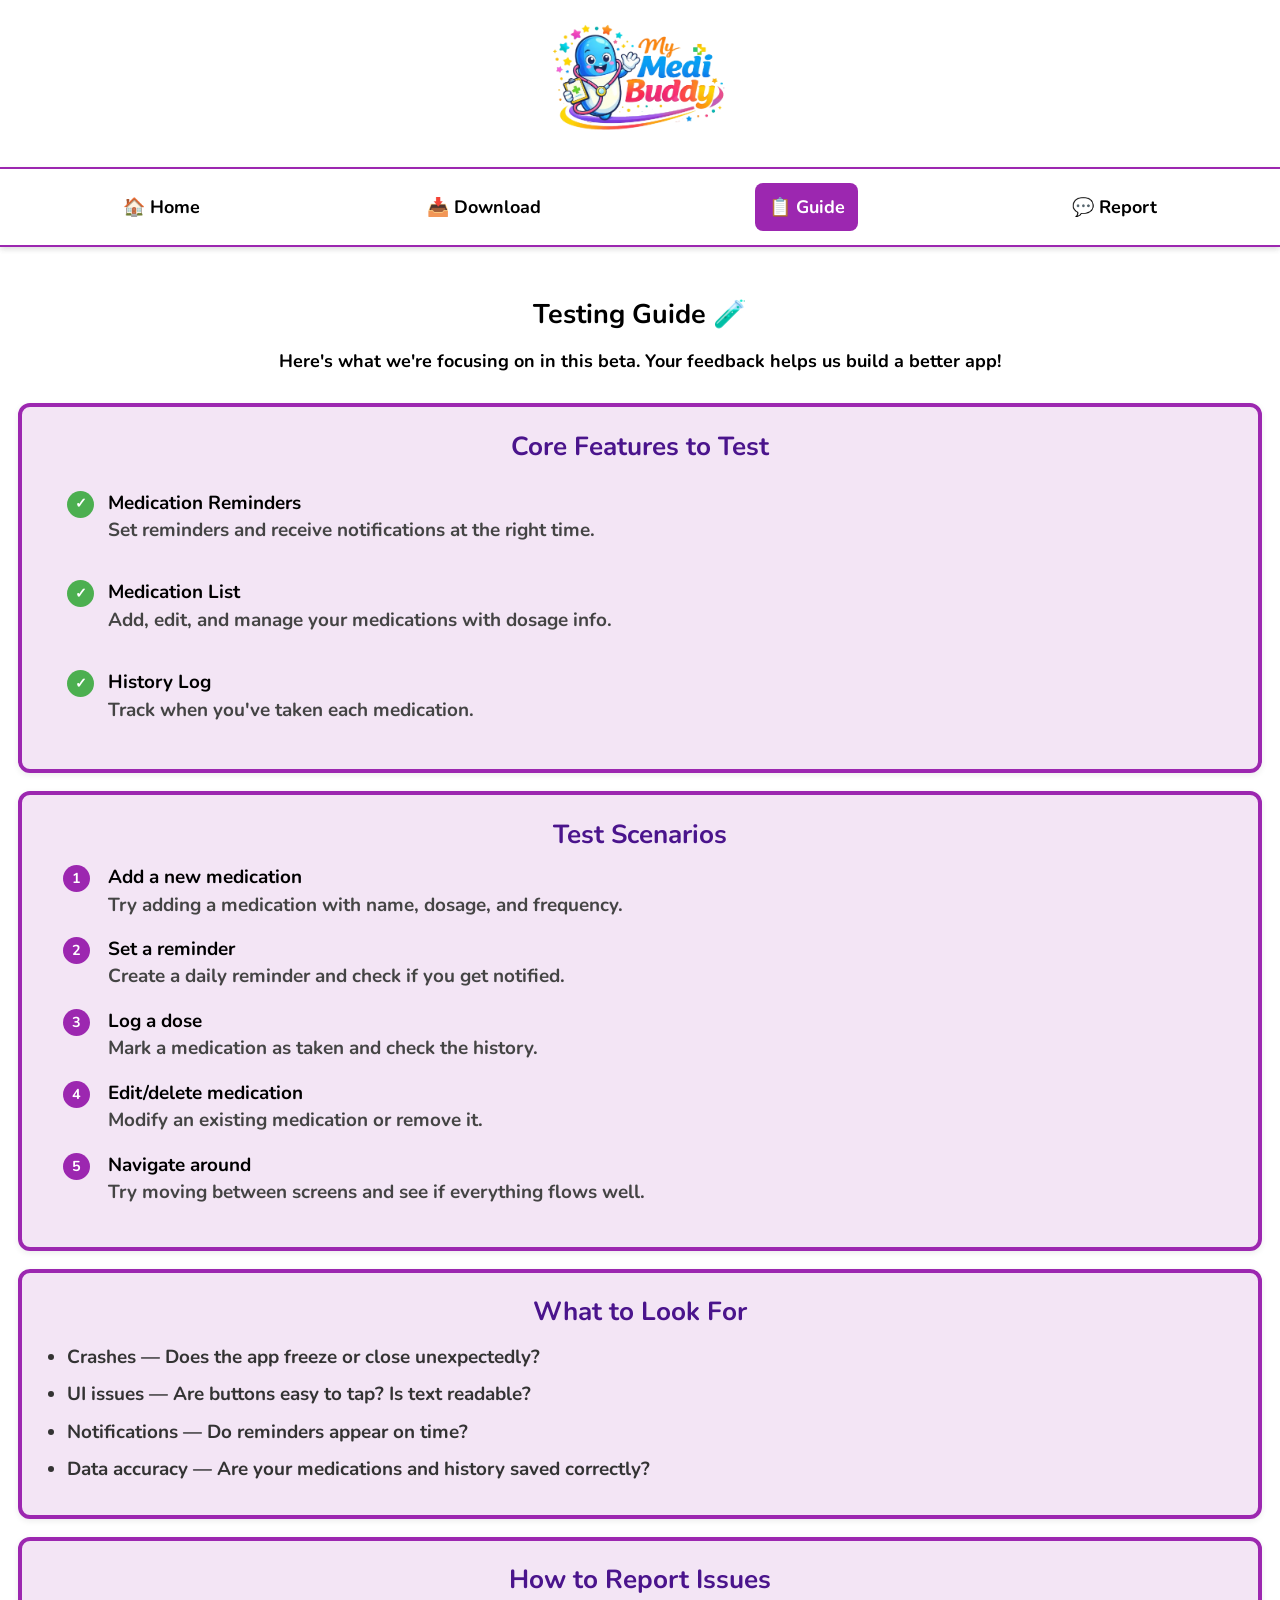
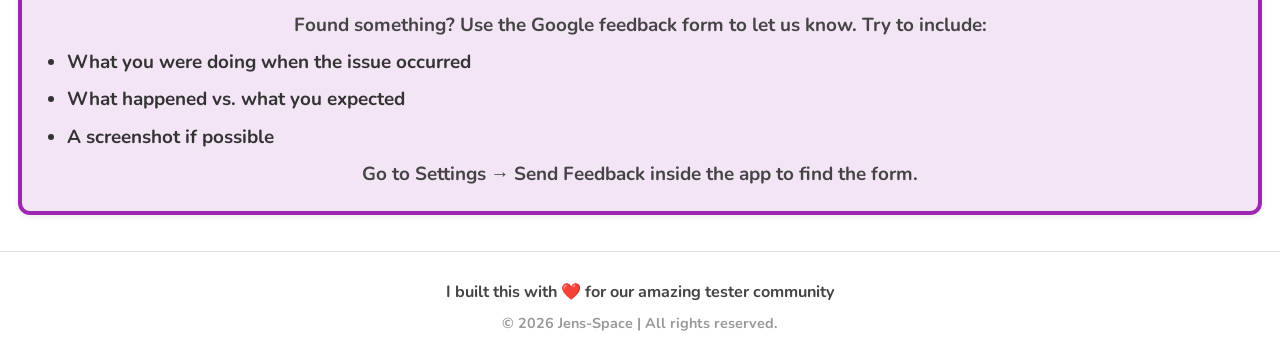
<file: docs/testing-guide.html>
<!doctype html>
<html lang="en">
  <head>
    <meta charset="utf-8" />
    <meta name="viewport" content="width=device-width,initial-scale=1" />
    <title>Testing Guide - My Medi Buddy</title>
    <meta name="description" content="Testing guide for My Medi Buddy beta testers." />
    <meta http-equiv="Cache-Control" content="no-cache, no-store, must-revalidate" />
    <meta http-equiv="Pragma" content="no-cache" />
    <meta http-equiv="Expires" content="0" />
    <link rel="preconnect" href="https://fonts.googleapis.com">
    <link rel="preconnect" href="https://fonts.gstatic.com" crossorigin>
    <link href="https://fonts.googleapis.com/css2?family=Nunito:wght@400;600;700;800&display=swap" rel="stylesheet">
    <link rel="stylesheet" href="./styles.css?v=1776699647" />
    <link rel="icon" type="image/png" href="./icon/mmb-icon.png" sizes="1024x1024" />
    <link rel="apple-touch-icon" href="./icon/mmb-icon.png" />
    <link rel="manifest" href="./manifest.json" />
    <meta name="apple-mobile-web-app-capable" content="yes">
    <meta name="apple-mobile-web-app-status-bar-style" content="default">
    <meta name="apple-mobile-web-app-title" content="MyMediBuddy">
  </head>

  <body>
    <header>
      <div class="header-inner">
        <div class="brand">
          <img src="./logo.png" alt="My Medi Buddy" class="logo" />
        </div>
      </div>
      <nav class="nav">
        <a href="./index.html">🏠 Home</a>
        <a href="./download.html">📥 Download</a>
        <a href="./testing-guide.html" aria-current="page">📋 Guide</a>
        <a href="./report-a-bug.html">💬 Report</a>
      </nav>
    </header>

    <main>
      <div class="hero">
        <h2>Testing Guide&nbsp;🧪</h2>
        <p>Here's what we're focusing on in this beta. Your feedback helps us build a better app!</p>
      </div>

      <section class="card">
        <h2>Core Features to Test</h2>
        <ul class="checklist">
          <li>
            <span class="check">✓</span>
            <div>
              <strong>Medication Reminders</strong>
              <p>Set reminders and receive notifications at the right time.</p>
            </div>
          </li>
          <li>
            <span class="check">✓</span>
            <div>
              <strong>Medication List</strong>
              <p>Add, edit, and manage your medications with dosage info.</p>
            </div>
          </li>
          <li>
            <span class="check">✓</span>
            <div>
              <strong>History Log</strong>
              <p>Track when you've taken each medication.</p>
            </div>
          </li>
        </ul>
      </section>

      <section class="card">
        <h2>Test Scenarios</h2>
        <ol class="steps">
          <li>
            <strong>Add a new medication</strong>
            <p>Try adding a medication with name, dosage, and frequency.</p>
          </li>
          <li>
            <strong>Set a reminder</strong>
            <p>Create a daily reminder and check if you get notified.</p>
          </li>
          <li>
            <strong>Log a dose</strong>
            <p>Mark a medication as taken and check the history.</p>
          </li>
          <li>
            <strong>Edit/delete medication</strong>
            <p>Modify an existing medication or remove it.</p>
          </li>
          <li>
            <strong>Navigate around</strong>
            <p>Try moving between screens and see if everything flows well.</p>
          </li>
        </ol>
      </section>

      <section class="card">
        <h2>What to Look For</h2>
        <ul>
          <li><strong>Crashes</strong> — Does the app freeze or close unexpectedly?</li>
          <li><strong>UI issues</strong> — Are buttons easy to tap? Is text readable?</li>
          <li><strong>Notifications</strong> — Do reminders appear on time?</li>
          <li><strong>Data accuracy</strong> — Are your medications and history saved correctly?</li>
        </ul>
      </section>

      <section class="card">
        <h2>How to Report Issues</h2>
        <p>Found something? Use the <strong>Google feedback form</strong> to let us know. Try to include:</p>
        <ul>
          <li>What you were doing when the issue occurred</li>
          <li>What happened vs. what you expected</li>
          <li>A screenshot if possible</li>
        </ul>
        <p class="muted">Go to <strong>Settings → Send Feedback</strong> inside the app to find the form.</p>
      </section>
    </main>

    <footer>
      <p>I built this with ❤️ for our amazing tester community</p>
      <p class="muted">© 2026 Jens-Space | All rights reserved.</p>
      <p id="debug-build" class="debug-build" hidden></p>
    </footer>

    <script>
      (function () {
        const params = new URLSearchParams(window.location.search);
        const isDebug = params.get('debug') === '1';
        if (!isDebug) return;

        const el = document.getElementById('debug-build');
        if (!el) return;

        fetch('https://api.github.com/repos/Jens-Space/mymedibuddy-testers/commits/main', { cache: 'no-store' })
          .then((res) => res.json())
          .then((data) => {
            const sha = (data.sha || '').slice(0, 7);
            const date = new Date(data.commit.author.date).toLocaleString('en-GB', {
              day: '2-digit',
              month: '2-digit',
              year: 'numeric',
              hour: '2-digit',
              minute: '2-digit'
            });
            el.textContent = 'Debug build: ' + sha + ' • ' + date;
            el.hidden = false;
          })
          .catch(() => {
            el.textContent = 'Debug build: unavailable';
            el.hidden = false;
          });
      })();
    </script>

      <button id="back-to-top" aria-label="Back to top"><svg xmlns="http://www.w3.org/2000/svg" width="26" height="26" viewBox="0 0 24 24" fill="none" stroke="white" stroke-width="3" stroke-linecap="round" stroke-linejoin="round"><polyline points="18 15 12 9 6 15"></polyline></svg></button>
    <script>
      const btn = document.getElementById('back-to-top');
      window.addEventListener('scroll', () => {
        btn.classList.toggle('visible', window.scrollY > 200);
      });
      btn.addEventListener('click', () => window.scrollTo({ top: 0, behavior: 'smooth' }));

      if ('serviceWorker' in navigator) {
        navigator.serviceWorker.register('/docs/sw.js', { scope: '/' })
          .then((reg) => console.log('Service Worker registered:', reg))
          .catch((err) => console.error('Service Worker registration failed:', err));
      }
    </script>

  </body>
</html>
</file>
<file: docs/styles.css>
* {
  box-sizing: border-box;
  margin: 0;
  padding: 0;
}

html {
  font-size: 18px;
}

:root {
  --primary: #9C27B0;
  --primary-light: #CE93D8;
  --primary-dark: #4A148C;
  --accent: #7B1FA2;
  --teal: #26A69A;
  --green: #4CAF50;
  --yellow: #FFC107;
  --lavender: #9575CD;
  --white: #FFFFFF;
  --cream: #F7FAFC;
  --light-purple: #F3E5F5;
  --text: #333333;
  --text-light: #444444;
  --bg: #FFFFFF;
  --card-bg: #FFFFFF;
  --border: #E0E0E0;
  --shadow: 0 2px 6px rgba(0, 0, 0, 0.08);
  --radius: 12px;
  --tap-size: 48px;
}

body {
  font-family: 'Nunito', -apple-system, BlinkMacSystemFont, 'Segoe UI', Roboto, sans-serif;
  background: var(--bg);
  color: var(--text);
  line-height: 1.68;
  min-height: 100vh;
  font-size: 21px;
  font-weight: 700;
}

header {
  background: white;
  box-shadow: var(--shadow);
}

.header-inner {
  padding: 1rem;
  display: flex;
  flex-direction: column;
  align-items: center;
}

.logo {
  height: 120px;
  width: auto;
}

.nav {
  display: flex;
  gap: 0.5rem;
  padding: 0.75rem;
  background: white;
  width: 100%;
  justify-content: space-around;
  box-shadow: var(--shadow);
  border-top: 2px solid var(--primary);
  border-bottom: 2px solid var(--primary);
}

.nav a {
  color: #000000;
  text-decoration: none;
  font-size: 1rem;
  font-weight: 700;
  padding: 0.5rem 0.75rem;
  border-radius: 8px;
  text-align: center;
}

.nav a[aria-current="page"] {
  color: white;
  background: var(--primary);
}

main {
  padding: 1rem;
}

.hero {
  text-align: center;
  padding: 1.5rem 0.5rem;
}

.hero h2 {
  font-size: 1.5rem;
  margin-bottom: 0.5rem;
  color: #000000;
  text-align: center;
}

.home-hero-title {
  display: inline-block;
  white-space: nowrap;
  font-size: clamp(1.2rem, 5.5vw, 1.5rem);
}

.hero p {
  font-size: 1rem;
  color: #000000;
}

.card {
  background: var(--light-purple);
  border: 4px solid var(--primary);
  border-radius: var(--radius);
  padding: 1.25rem;
  margin-bottom: 1rem;
  box-shadow: var(--shadow);
}

.card h2 {
  font-size: clamp(1.25rem, 4.8vw, 1.45rem);
  color: var(--primary-dark);
  margin-bottom: 0.75rem;
  text-align: center;
  line-height: 1.3;
  overflow-wrap: anywhere;
}

.card p {
  font-size: 1.05rem;
  color: #444444;
  text-align: center;
  line-height: 1.5;
  overflow-wrap: anywhere;
}

.friendly-card > p {
  text-align: left;
}

.grid {
  display: grid;
  grid-template-columns: 1fr;
  gap: 1rem;
  margin-top: 1rem;
}

.cta {
  display: block;
  padding: 1.25rem;
  border: 2px solid var(--primary);
  border-radius: var(--radius);
  text-decoration: none;
  background: var(--light-purple);
}

.cta h3 {
  font-size: 1.05rem;
  color: #000000;
  margin-bottom: 0.25rem;
}

.cta p {
  font-size: 1rem;
  color: #000000;
  margin: 0;
}

.download-box {
  background: linear-gradient(135deg, var(--primary) 0%, var(--primary-dark) 100%);
  border-radius: var(--radius);
  padding: 2rem;
  text-align: center;
}

.version-info {
  display: flex;
  align-items: center;
  justify-content: center;
  gap: 0.5rem;
  margin-bottom: 0.5rem;
}

.version-badge {
  background: rgba(255, 255, 255, 0.25);
  color: white;
  padding: 0.25rem 0.75rem;
  border-radius: 15px;
  font-size: 1.1rem;
  font-weight: 700;
}

.version-number {
  color: white;
  font-size: 1.1rem;
  font-weight: 800;
}

.updated-date {
  color: #ffffff;
  font-size: 0.8rem;
  margin-bottom: 1rem;
}

.download-btn {
  display: inline-block;
  background: white;
  color: var(--primary);
  padding: 0.875rem 2rem;
  border-radius: 25px;
  text-decoration: none;
  font-weight: 700;
  font-size: 1rem;
}

.download-feedback {
  color: #ffffff !important;
  font-size: 1rem;
  margin-top: 0.75rem;
  font-weight: 600;
  text-shadow: 0 1px 2px rgba(0, 0, 0, 0.25);
}

.file-info {
  color: #ffffff;
  font-size: 0.8rem;
  margin-top: 1rem;
}

.download-box .updated-date,
.download-box .file-info {
  color: #ffffff;
}

.download-box .updated-date #date,
.download-box .file-info #size {
  color: #ffffff;
}

.friendly-step {
  display: flex;
  align-items: flex-start;
  gap: 0.75rem;
  padding: 0.875rem 0;
  border-bottom: 1px solid var(--border);
}

.friendly-step:last-child {
  border-bottom: none;
}

.friendly-num {
  width: 1.75rem;
  height: 1.75rem;
  background: var(--primary);
  color: white;
  border-radius: 50%;
  display: flex;
  align-items: center;
  justify-content: center;
  font-weight: 700;
  font-size: 0.85rem;
  flex-shrink: 0;
}

.friendly-content strong {
  display: block;
  font-size: 1.05rem;
  text-align: left;
  line-height: 1.35;
  overflow-wrap: anywhere;
}

.friendly-content p {
  font-size: 1rem;
  color: var(--text-light);
  margin: 0;
  text-align: left;
  line-height: 1.5;
  overflow-wrap: anywhere;
}

.friendly-note {
  margin-top: 1rem;
  padding: 0.75rem;
  background: var(--light-purple);
  border-radius: 8px;
  font-size: 1rem;
  color: #000000;
  font-weight: 600;
}

.warm-point {
  display: flex;
  align-items: flex-start;
  gap: 0.75rem;
  padding: 0.75rem 0;
  border-bottom: 1px solid var(--border);
}

.warm-point:last-child {
  border-bottom: none;
}

.warm-emoji {
  font-size: 1.25rem;
}

.warm-point strong {
  display: block;
  font-size: 1.05rem;
  line-height: 1.35;
  overflow-wrap: anywhere;
}

.warm-point p {
  font-size: 1rem;
  color: var(--text-light);
  margin: 0;
  text-align: left;
  line-height: 1.5;
  overflow-wrap: anywhere;
}

ol {
  margin: 0.5rem 0 0.5rem 1.25rem;
}

ol li {
  font-size: 1rem;
  color: var(--text);
  margin-bottom: 0.5rem;
}

.steps {
  margin: 0.5rem 0 0.5rem 1rem;
  counter-reset: step;
}

.steps li {
  list-style: none;
  position: relative;
  padding-left: 2.5rem;
  margin-bottom: 1rem;
  text-align: left;
}

.steps li::before {
  counter-increment: step;
  content: counter(step);
  position: absolute;
  left: 0;
  top: 0;
  width: 1.5rem;
  height: 1.5rem;
  background: var(--primary);
  color: white;
  border-radius: 50%;
  display: flex;
  align-items: center;
  justify-content: center;
  font-size: 0.8rem;
  font-weight: 700;
}

.steps li strong {
  display: block;
  font-size: 1.05rem;
  color: #000000;
  line-height: 1.35;
  overflow-wrap: anywhere;
}

.steps li p {
  font-size: 1.05rem;
  color: var(--text-light);
  text-align: left;
  line-height: 1.5;
  overflow-wrap: anywhere;
}

.checklist {
  list-style: none;
  margin-top: 0.5rem;
}

.checklist li {
  display: flex;
  align-items: flex-start;
  gap: 0.75rem;
  padding: 0.75rem 0;
  text-align: left;
}

.check {
  width: 1.5rem;
  height: 1.5rem;
  background: var(--green);
  color: white;
  border-radius: 50%;
  display: flex;
  align-items: center;
  justify-content: center;
  font-size: 0.8rem;
  font-weight: 700;
  flex-shrink: 0;
}

.checklist strong {
  display: block;
  font-size: 1.05rem;
  color: #000000;
  line-height: 1.35;
  overflow-wrap: anywhere;
}

.checklist p {
  font-size: 1.05rem;
  color: var(--text-light);
  margin: 0;
  text-align: left;
  line-height: 1.5;
  overflow-wrap: anywhere;
}

ul {
  margin: 0.5rem 0 0.5rem 1.25rem;
}

ul li {
  font-size: 1.05rem;
  color: var(--text);
  margin-bottom: 0.5rem;
  line-height: 1.5;
  overflow-wrap: anywhere;
  text-align: left;
}

.friendly-step,
.warm-point,
ol li {
  text-align: left;
}

.friendly-step > div,
.warm-point > div,
.checklist li > div {
  flex: 1;
  min-width: 0;
}

ul strong {
  color: var(--text);
}

.priority-list {
  list-style: none;
  margin-top: 0.5rem;
}

.priority-list li {
  display: flex;
  align-items: center;
  gap: 0.5rem;
  padding: 0.5rem 0;
  border-bottom: 1px solid var(--border);
}

.priority-dot {
  width: 10px;
  height: 10px;
  border-radius: 50%;
  flex-shrink: 0;
}

.priority-dot.critical { background: #F44336; }
.priority-dot.high { background: var(--yellow); }
.priority-dot.medium { background: var(--teal); }
.priority-dot.low { background: var(--lavender); }

footer {
  background: white;
  padding: 1.5rem;
  text-align: center;
  border-top: 1px solid var(--border);
}

footer p {
  font-size: 0.9rem;
  color: var(--text-light);
}

footer .muted {
  font-size: 0.8rem;
  color: #999;
  margin-top: 0.25rem;
}

.debug-build {
  margin-top: 0.4rem;
  font-size: 0.72rem;
  color: #7a7a7a;
  text-align: center;
}

#back-to-top {
  display: none;
  position: fixed;
  bottom: 1.5rem;
  right: 1.25rem;
  width: 2.75rem;
  height: 2.75rem;
  background: var(--primary);
  color: white;
  border: none;
  border-radius: 50%;
  padding: 0;
  cursor: pointer;
  z-index: 999;
  box-shadow: 0 4px 12px rgba(0,0,0,0.2);
  align-items: center;
  justify-content: center;
}

#back-to-top.visible {
  display: flex;
}

#back-to-top svg {
  display: block;
}

@media (max-width: 768px) {
  body {
    font-size: 19px;
    line-height: 1.6;
  }

  .header-inner {
    padding: 0.75rem;
  }

   .logo {
     height: 92px;
   }

  .nav {
    flex-wrap: nowrap;
    justify-content: flex-start;
    gap: 0.4rem;
    padding: 0.6rem;
    overflow-x: auto;
    -webkit-overflow-scrolling: touch;
  }

  .nav a {
    flex: 0 0 auto;
    min-width: 0;
    max-width: none;
    white-space: nowrap;
    font-size: 0.92rem;
    padding: 0.55rem 0.5rem;
  }

  main {
    padding: 0.75rem;
  }

  .hero {
    padding: 1rem 0.25rem;
  }

  .hero h2 {
    font-size: 1.35rem;
  }

  .home-hero-title {
    white-space: normal;
    line-height: 1.25;
  }

  .card {
    border-width: 3px;
    padding: 1rem;
  }

  .card p,
  ul li,
  .steps li p,
  .checklist p {
    font-size: 1rem;
  }

  .download-box {
    padding: 1.25rem 1rem;
  }

  .version-info {
    flex-wrap: wrap;
  }

  .download-btn {
    display: block;
    width: 100%;
    padding: 0.9rem 1rem;
  }

  #back-to-top {
    width: 2.5rem;
    height: 2.5rem;
    bottom: 1rem;
    right: 1rem;
  }
}

@media (max-width: 420px) {
  body {
    font-size: 18px;
  }

  .nav a {
    font-size: 0.88rem;
    padding: 0.5rem 0.45rem;
  }

  .steps li {
    padding-left: 2.1rem;
  }

   .steps li::before {
     width: 1.35rem;
     height: 1.35rem;
     font-size: 0.75rem;
   }
 }

 @media (max-width: 768px) {
   #back-to-top {
     width: 2.5rem;
     height: 2.5rem;
     bottom: 1rem;
     right: 1rem;
   }
 }
}
</file>
